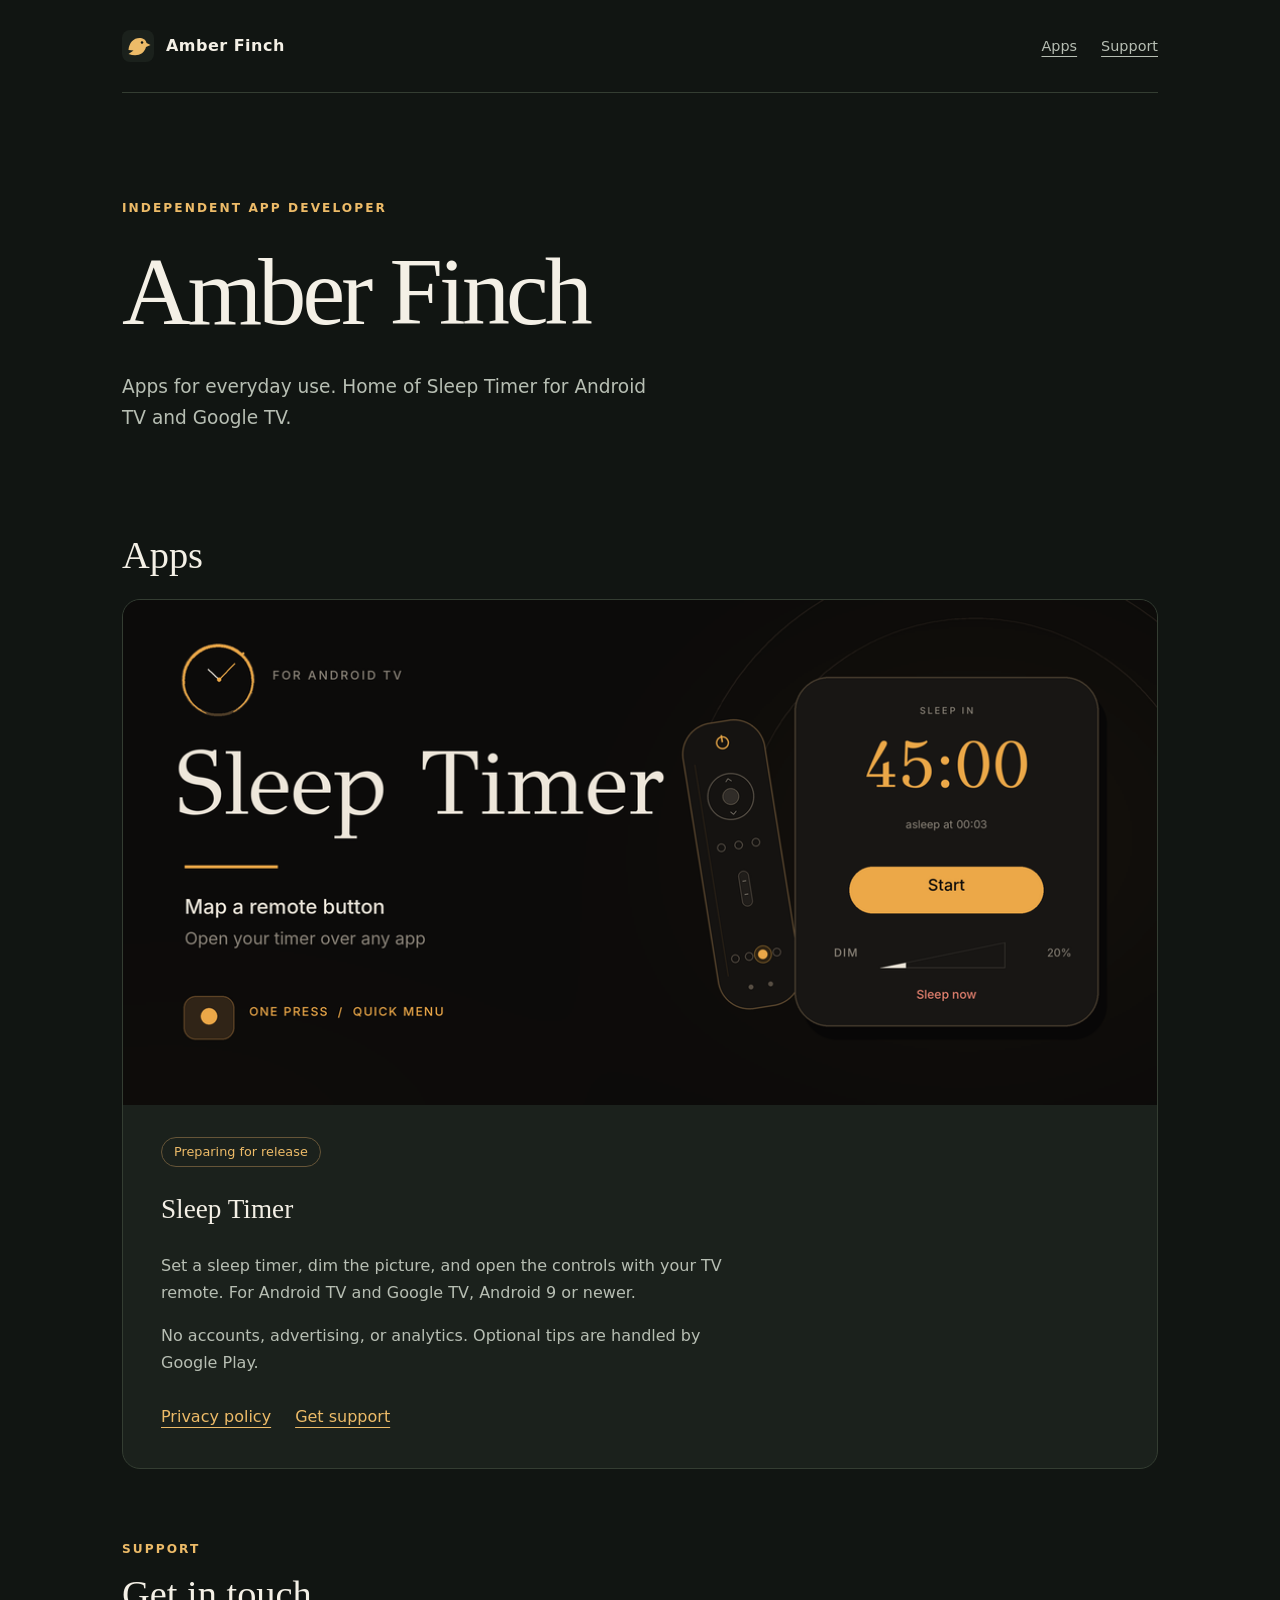
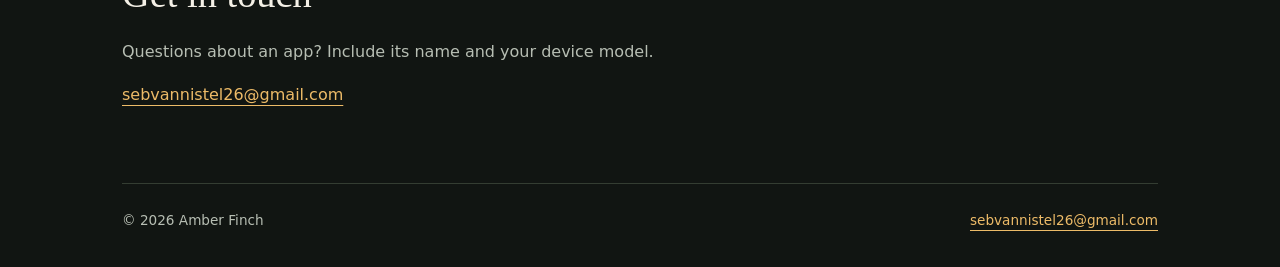
<file: index.html>
<!doctype html>
<html lang="en"><head><meta charset="utf-8"><meta name="viewport" content="width=device-width, initial-scale=1"><title>Amber Finch — Independent apps</title><meta name="description" content="Amber Finch, independent app developer. Sleep Timer for Android TV and Google TV, privacy policies, and support."><meta name="theme-color" content="#111512"><link rel="icon" type="image/svg+xml" href="favicon.svg"><link rel="stylesheet" href="styles.css?v=banner-1"></head>
<body><a class="skip" href="#main">Skip to content</a><div class="wrap"><header><a class="brand" href="index.html"><img src="favicon.svg" alt="" width="32" height="32">Amber Finch</a><nav aria-label="Main navigation"><a href="index.html#apps">Apps</a><a href="index.html#contact">Support</a></nav></header>
<main id="main"><section class="hero"><span class="eyebrow">Independent app developer</span><h1>Amber Finch</h1><p class="intro">Apps for everyday use. Home of Sleep Timer for Android TV and Google TV.</p></section><section id="apps" aria-labelledby="apps-title"><h2 id="apps-title">Apps</h2><article class="app"><img class="app-banner" src="assets/sleep-timer-banner.png" alt="Sleep Timer for Android TV: amber clock logo, remote shortcut, and timer controls" width="1024" height="500"><div class="app-details"><span class="status">Preparing for release</span><h3>Sleep Timer</h3><p>Set a sleep timer, dim the picture, and open the controls with your TV remote. For Android TV and Google TV, Android 9 or newer.</p><p>No accounts, advertising, or analytics. Optional tips are handled by Google Play.</p><div class="links"><a href="sleep-timer/privacy/">Privacy policy</a><a href="mailto:sebvannistel26@gmail.com?subject=Sleep%20Timer%20support">Get support</a></div></div></article></section><section class="contact" id="contact"><span class="eyebrow">Support</span><h2>Get in touch</h2><p>Questions about an app? Include its name and your device model.</p><a href="mailto:sebvannistel26@gmail.com">sebvannistel26@gmail.com</a></section></main>
<footer><span>© 2026 Amber Finch</span><a href="mailto:sebvannistel26@gmail.com">sebvannistel26@gmail.com</a></footer></div></body></html>
</file>
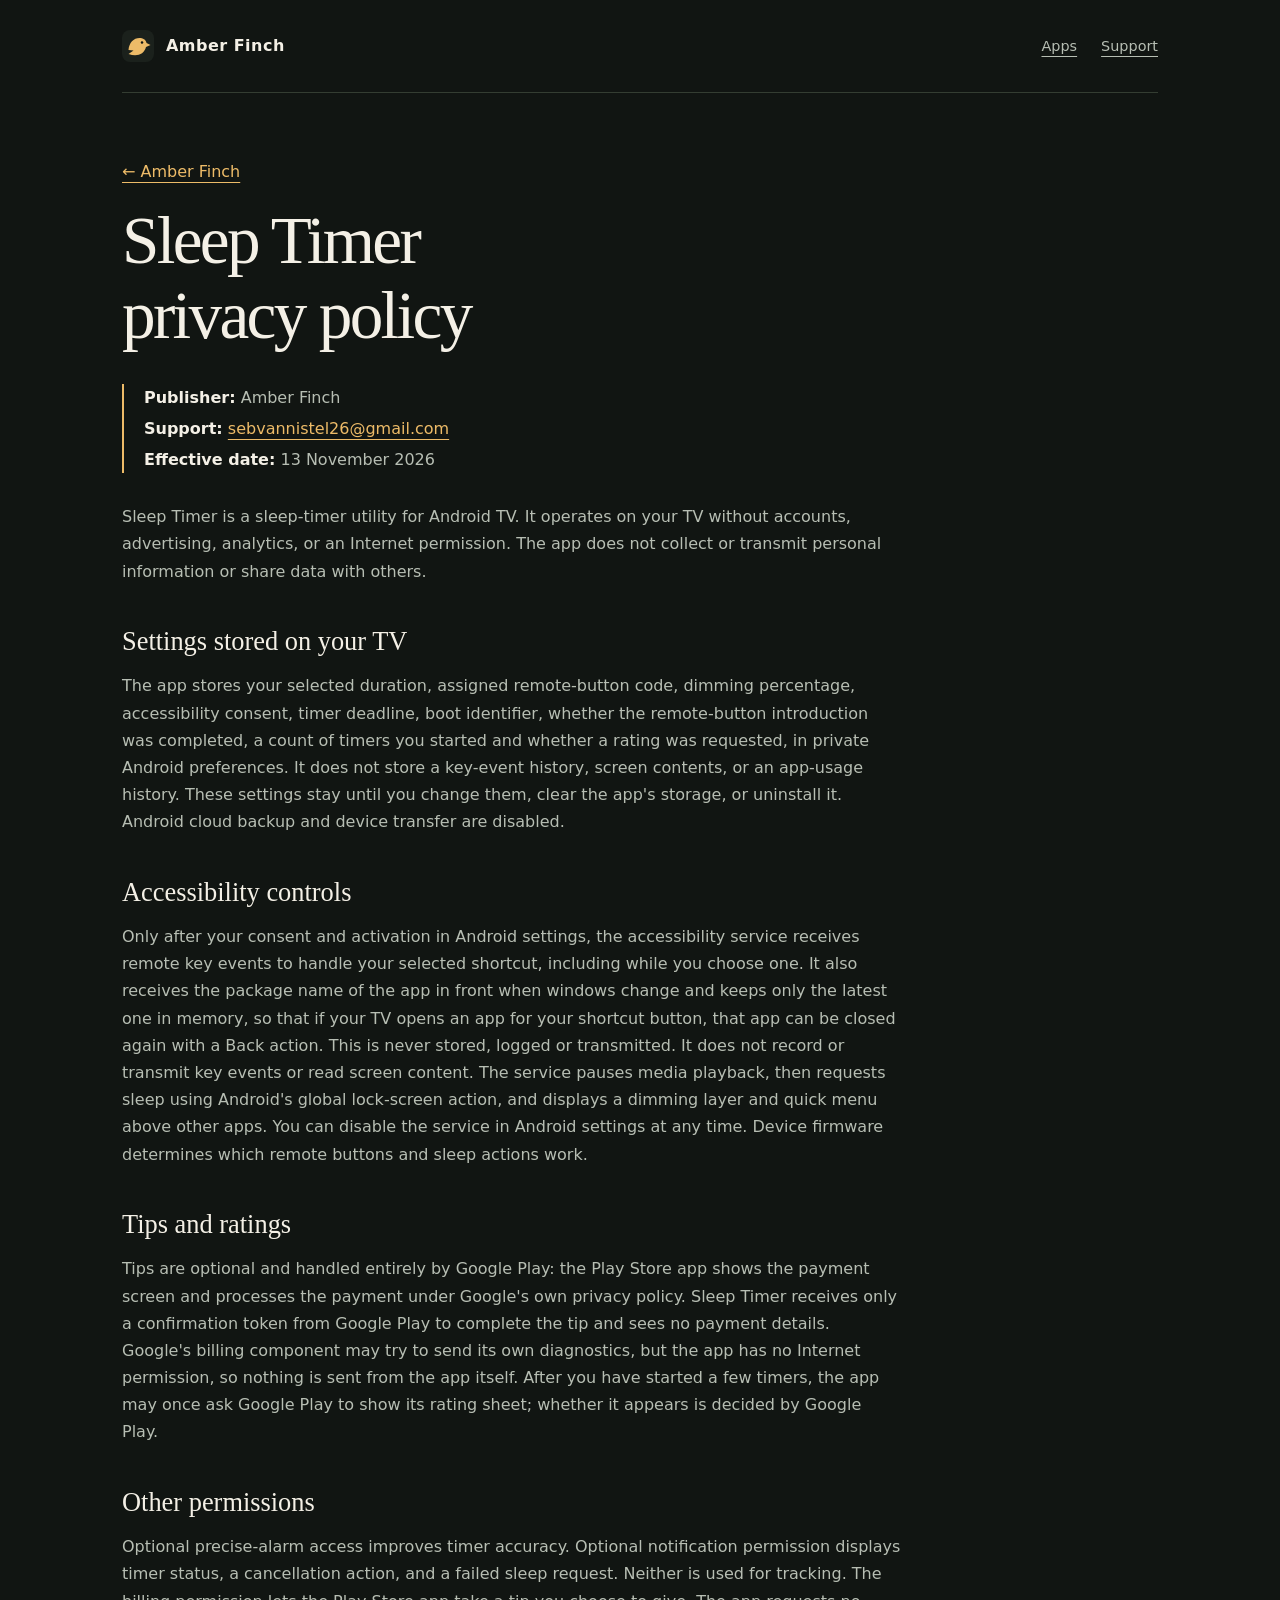
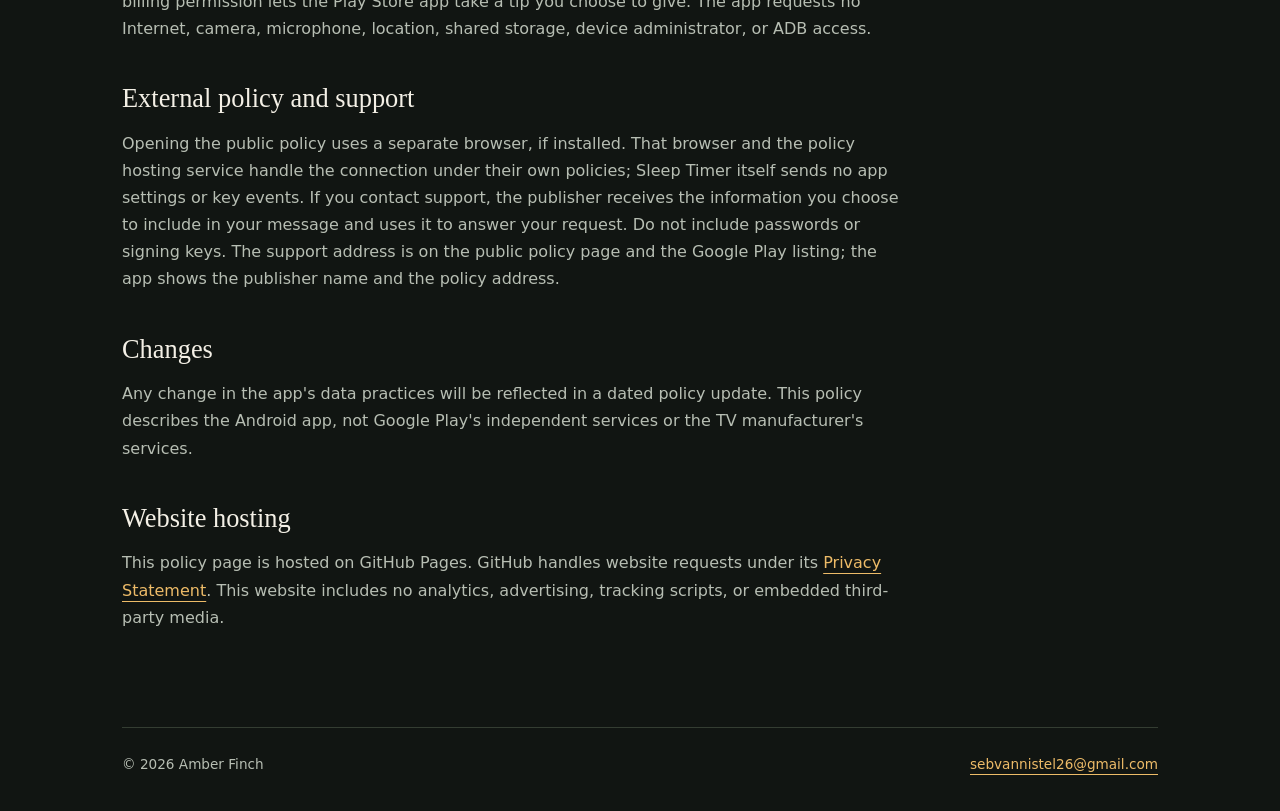
<file: sleep-timer/privacy/index.html>
<!doctype html>
<html lang="en"><head><meta charset="utf-8"><meta name="viewport" content="width=device-width, initial-scale=1"><title>Sleep Timer privacy policy — Amber Finch</title><meta name="description" content="Privacy policy for Sleep Timer, the Android TV utility by Amber Finch."><meta name="theme-color" content="#111512"><link rel="icon" type="image/svg+xml" href="../../favicon.svg"><link rel="stylesheet" href="../../styles.css"></head>
<body><a class="skip" href="#main">Skip to content</a><div class="wrap"><header><a class="brand" href="../../index.html"><img src="../../favicon.svg" alt="" width="32" height="32">Amber Finch</a><nav aria-label="Main navigation"><a href="../../index.html#apps">Apps</a><a href="../../index.html#contact">Support</a></nav></header>
<main id="main" class="policy"><a href="../../index.html">← Amber Finch</a><h1>Sleep Timer<br>privacy policy</h1><div class="meta"><p><strong>Publisher:</strong> Amber Finch</p><p><strong>Support:</strong> <a href="mailto:sebvannistel26@gmail.com">sebvannistel26@gmail.com</a></p><p><strong>Effective date:</strong> 13 November 2026</p></div><p>Sleep Timer is a sleep-timer utility for Android TV. It operates on your TV without accounts, advertising, analytics, or an Internet permission. The app does not collect or transmit personal information or share data with others.</p><section><h2>Settings stored on your TV</h2><p>The app stores your selected duration, assigned remote-button code, dimming percentage, accessibility consent, timer deadline, boot identifier, whether the remote-button introduction was completed, a count of timers you started and whether a rating was requested, in private Android preferences. It does not store a key-event history, screen contents, or an app-usage history. These settings stay until you change them, clear the app&#x27;s storage, or uninstall it. Android cloud backup and device transfer are disabled.</p></section><section><h2>Accessibility controls</h2><p>Only after your consent and activation in Android settings, the accessibility service receives remote key events to handle your selected shortcut, including while you choose one. It also receives the package name of the app in front when windows change and keeps only the latest one in memory, so that if your TV opens an app for your shortcut button, that app can be closed again with a Back action. This is never stored, logged or transmitted. It does not record or transmit key events or read screen content. The service pauses media playback, then requests sleep using Android&#x27;s global lock-screen action, and displays a dimming layer and quick menu above other apps. You can disable the service in Android settings at any time. Device firmware determines which remote buttons and sleep actions work.</p></section><section><h2>Tips and ratings</h2><p>Tips are optional and handled entirely by Google Play: the Play Store app shows the payment screen and processes the payment under Google&#x27;s own privacy policy. Sleep Timer receives only a confirmation token from Google Play to complete the tip and sees no payment details. Google&#x27;s billing component may try to send its own diagnostics, but the app has no Internet permission, so nothing is sent from the app itself. After you have started a few timers, the app may once ask Google Play to show its rating sheet; whether it appears is decided by Google Play.</p></section><section><h2>Other permissions</h2><p>Optional precise-alarm access improves timer accuracy. Optional notification permission displays timer status, a cancellation action, and a failed sleep request. Neither is used for tracking. The billing permission lets the Play Store app take a tip you choose to give. The app requests no Internet, camera, microphone, location, shared storage, device administrator, or ADB access.</p></section><section><h2>External policy and support</h2><p>Opening the public policy uses a separate browser, if installed. That browser and the policy hosting service handle the connection under their own policies; Sleep Timer itself sends no app settings or key events. If you contact support, the publisher receives the information you choose to include in your message and uses it to answer your request. Do not include passwords or signing keys. The support address is on the public policy page and the Google Play listing; the app shows the publisher name and the policy address.</p></section><section><h2>Changes</h2><p>Any change in the app&#x27;s data practices will be reflected in a dated policy update. This policy describes the Android app, not Google Play&#x27;s independent services or the TV manufacturer&#x27;s services.</p></section><section><h2>Website hosting</h2><p>This policy page is hosted on GitHub Pages. GitHub handles website requests under its <a href="https://docs.github.com/en/site-policy/privacy-policies/github-general-privacy-statement">Privacy Statement</a>. This website includes no analytics, advertising, tracking scripts, or embedded third-party media.</p></section></main>
<footer><span>© 2026 Amber Finch</span><a href="mailto:sebvannistel26@gmail.com">sebvannistel26@gmail.com</a></footer></div></body></html>
</file>
<file: styles.css>
*{box-sizing:border-box} :root{color-scheme:dark;--bg:#111512;--panel:#1b211c;--ink:#f4f0e6;--muted:#b7beb3;--amber:#edbb68;--line:#343d32}html{scroll-behavior:smooth}body{margin:0;background:var(--bg);color:var(--ink);font-family:system-ui,-apple-system,BlinkMacSystemFont,"Segoe UI",sans-serif;line-height:1.7}a{color:var(--amber);text-underline-offset:5px}a:hover{color:#ffdc9b}a:focus-visible{outline:2px solid var(--amber);outline-offset:6px}.wrap{max-width:1100px;margin:auto;padding:0 32px}.skip{position:absolute;top:-90px;padding:10px;background:var(--panel)}.skip:focus{top:10px}header{display:flex;align-items:center;justify-content:space-between;gap:24px;padding:30px 0;border-bottom:1px solid var(--line)}.brand{color:var(--ink);text-decoration:none;display:flex;align-items:center;gap:12px;font-weight:600;letter-spacing:.03em}.brand img{width:32px;height:32px}nav{display:flex;gap:24px;font-size:.9rem}nav a{color:var(--muted)}.hero{padding:100px 0 70px;max-width:770px}.eyebrow{font-size:.76rem;letter-spacing:.17em;text-transform:uppercase;color:var(--amber);font-weight:600}h1,h2,h3{font-family:Georgia,"Times New Roman",serif;font-weight:400;line-height:1.12}h1{font-size:clamp(3.3rem,8vw,6rem);letter-spacing:-.04em;margin:18px 0 25px}h2{font-size:2.4rem;margin:12px 0 22px}h3{font-size:1.7rem}.intro{max-width:530px;font-size:1.16rem;color:var(--muted)}.app{border:1px solid var(--line);border-radius:18px;background:var(--panel);overflow:hidden}.app-banner{display:block;width:100%;height:auto;aspect-ratio:1024/500;object-fit:contain}.app-details{padding:32px 38px 38px;min-width:0}.app p{max-width:580px;color:var(--muted)}.status{display:inline-block;color:var(--amber);font-size:.8rem;border:1px solid #665538;border-radius:99px;padding:3px 12px}.links{display:flex;flex-wrap:wrap;gap:24px;margin-top:26px}.contact{padding:65px 0 75px}.contact p{color:var(--muted)}footer{border-top:1px solid var(--line);padding:25px 0 35px;display:flex;justify-content:space-between;gap:20px;color:var(--muted);font-size:.85rem}.policy{max-width:780px;padding:65px 0 80px}.policy h1{font-size:clamp(2.8rem,6vw,4.2rem)}.policy h2{font-size:1.65rem;margin:42px 0 14px}.policy p{color:var(--muted)}.policy .meta{border-left:2px solid var(--amber);padding-left:20px;margin:30px 0}.policy .meta p{margin:4px 0}.policy strong{color:var(--ink)}@media(max-width:640px){.wrap{padding:0 22px}header{padding:22px 0}nav{gap:16px}.hero{padding:65px 0 45px}.app-details{padding:24px}footer{flex-direction:column;gap:6px}.contact a{overflow-wrap:anywhere}}
</file>
